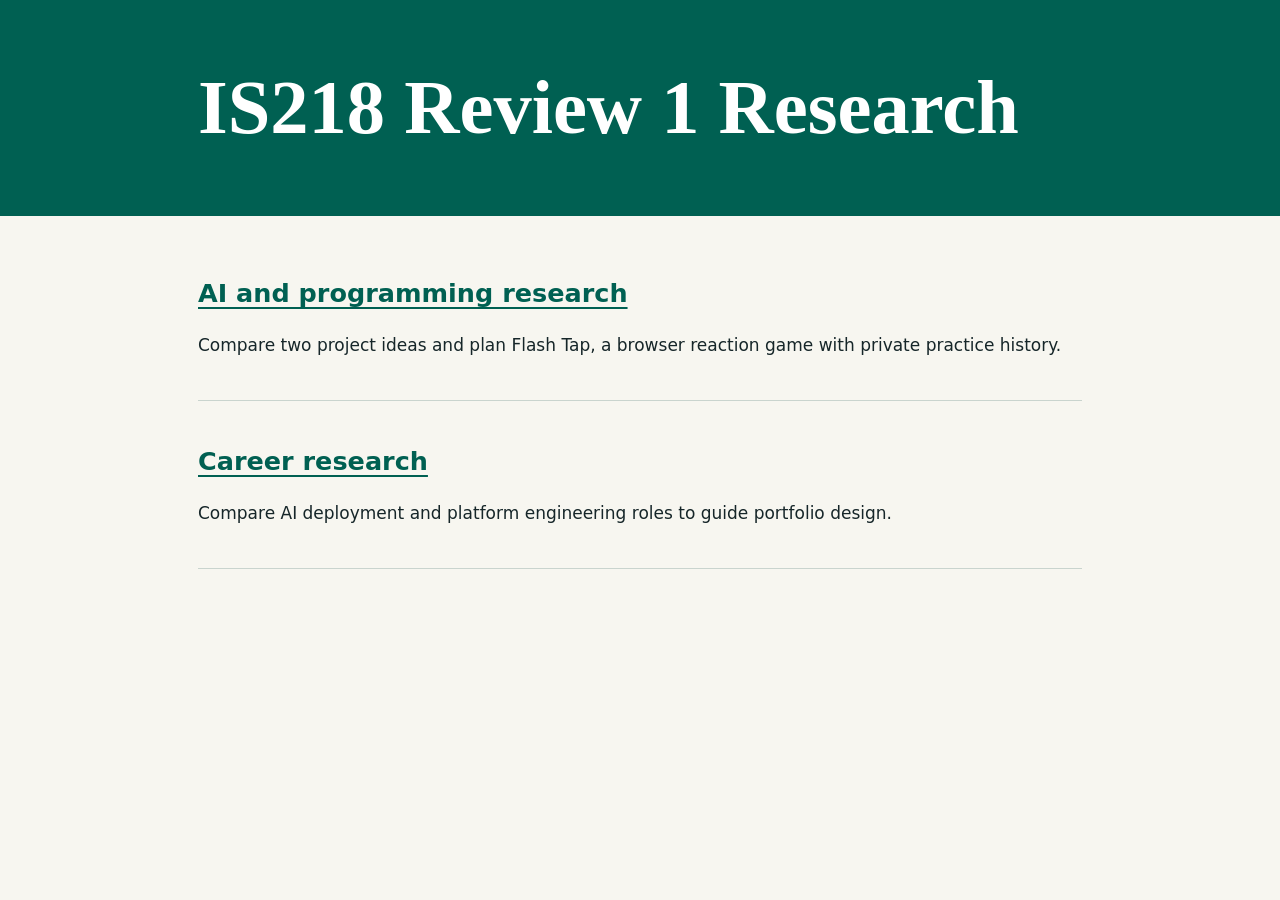
<file: index.html>
<!doctype html>
<html lang="en">
<head>
  <meta charset="utf-8">
  <meta name="viewport" content="width=device-width, initial-scale=1">
  <title>IS218 · Review 1 Research</title>
  <link rel="stylesheet" href="style.css">
</head>
<body>
<header><h1>IS218 Review 1 Research</h1></header>
<main>
  <section>
    <h2><a href="creative.html">AI and programming research</a></h2>
    <p>Compare two project ideas and plan Flash Tap, a browser reaction game with private practice history.</p>
  </section>
  <section>
    <h2><a href="career.html">Career research</a></h2>
    <p>Compare AI deployment and platform engineering roles to guide portfolio design.</p>
  </section>
</main>
</body>
</html>
</file>
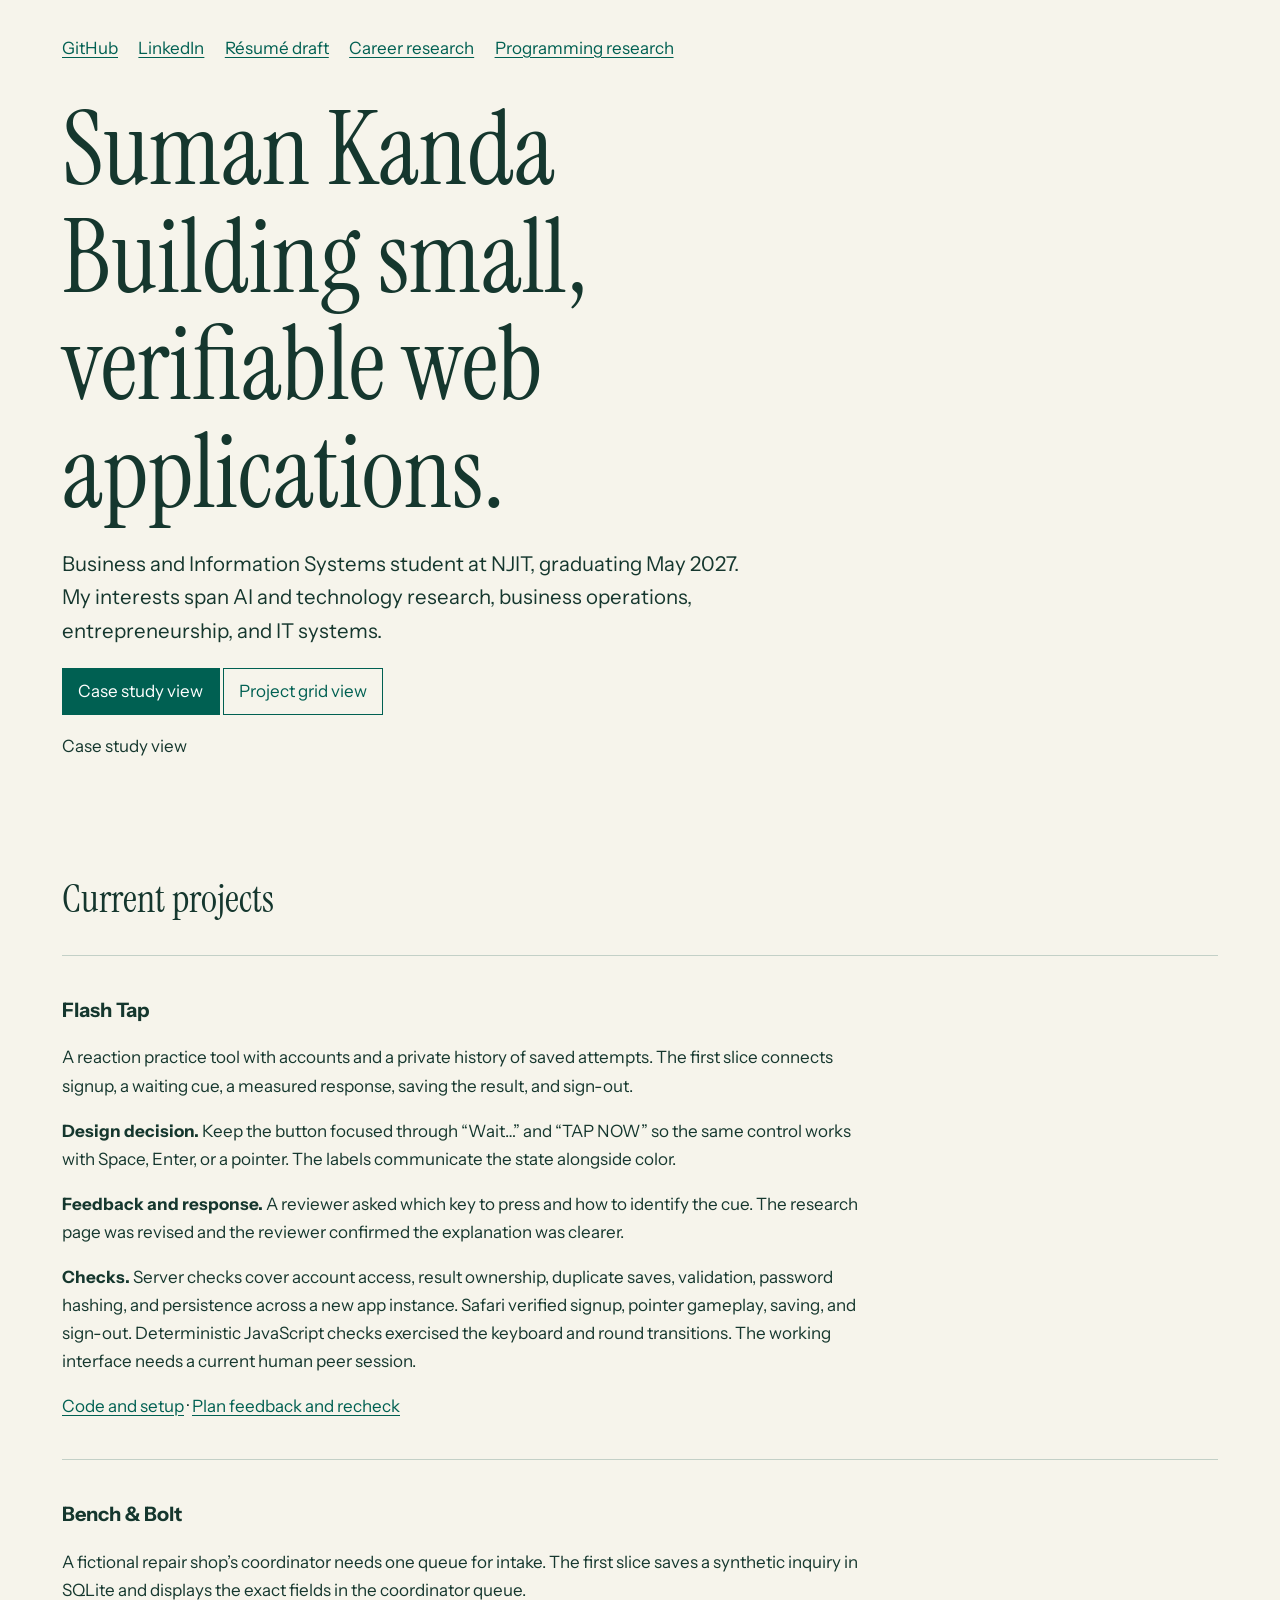
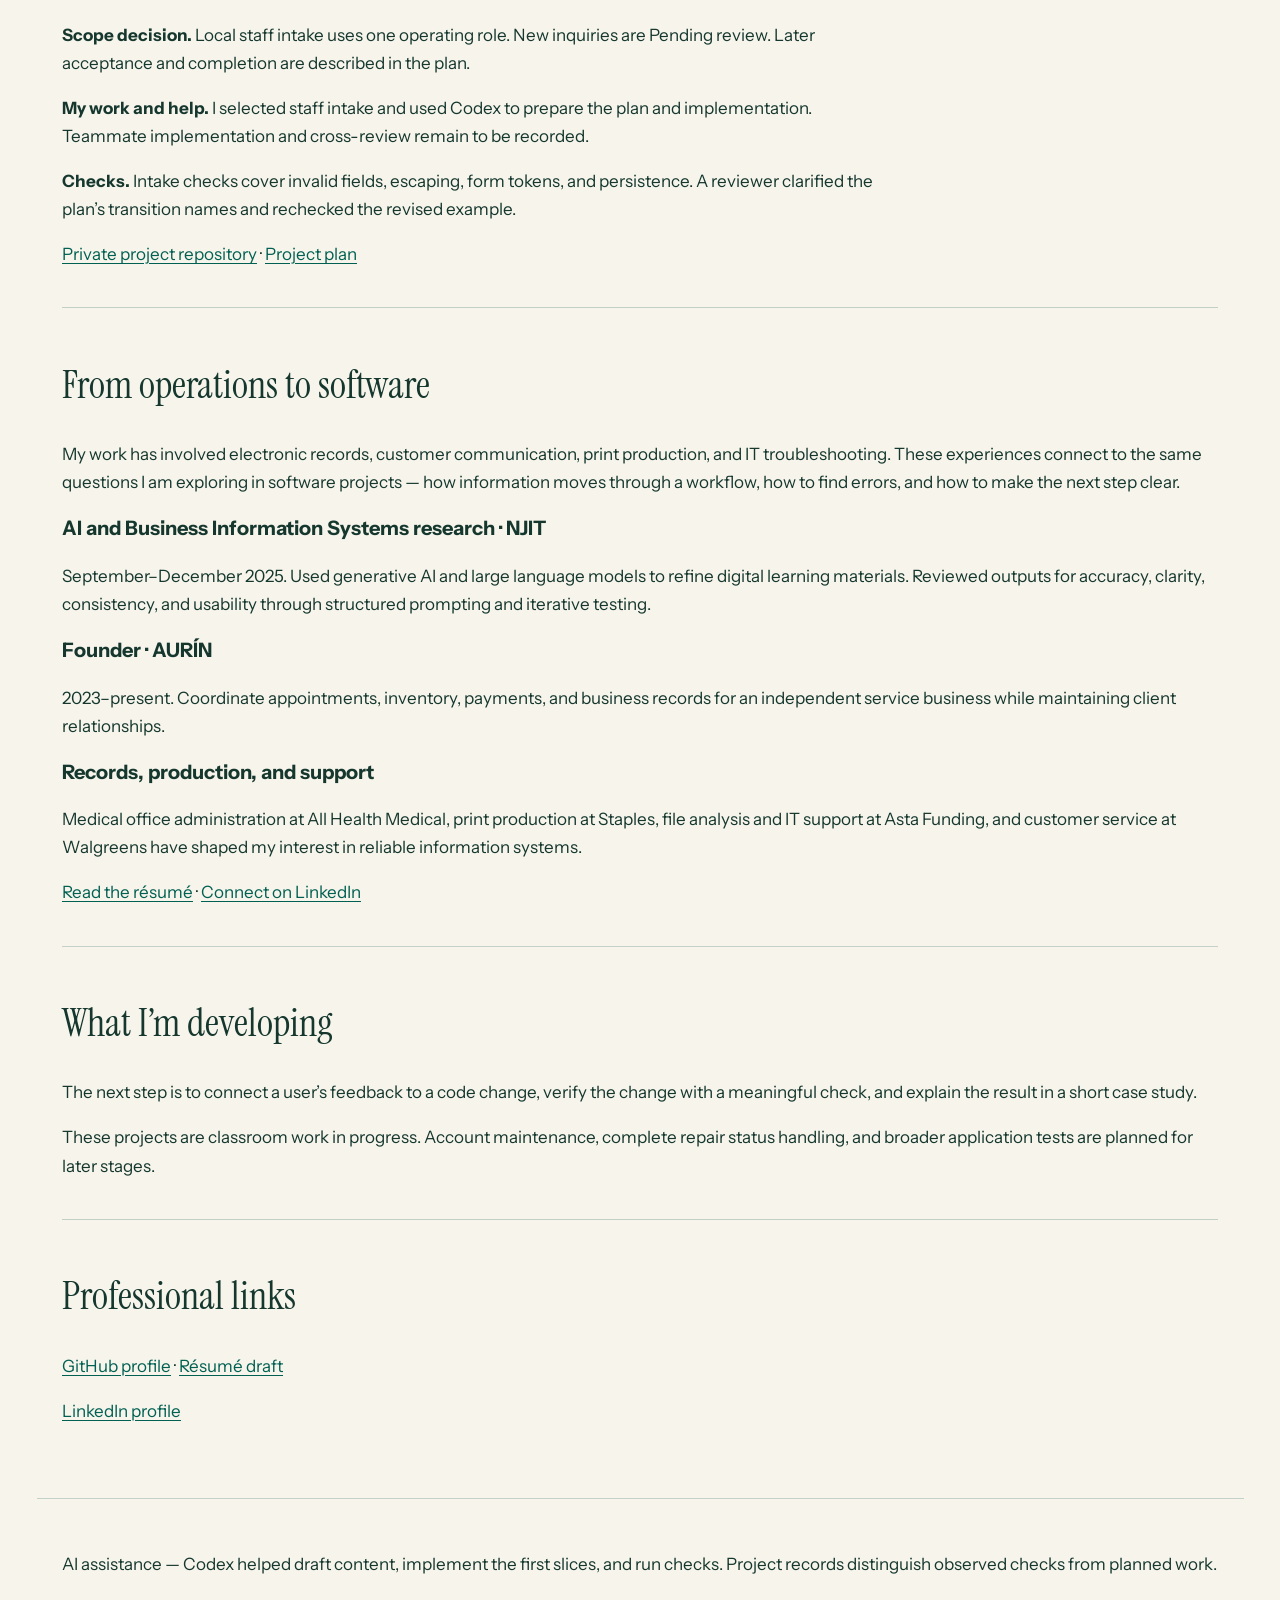
<file: portfolio/index.html>
<!doctype html>
<html lang="en">
<head>
<meta charset="utf-8"><meta name="viewport" content="width=device-width,initial-scale=1">
<title>Suman Kanda · Portfolio draft</title>
<style>
@import url('https://fonts.googleapis.com/css2?family=Instrument+Sans:wght@400;500;600&family=Instrument+Serif&display=swap');
:root{font:17px/1.65 "Instrument Sans",system-ui,sans-serif;color:#15372e;background:#f6f4eb}
body{margin:0}header,main,footer{max-width:68rem;margin:auto;padding:2rem 1.5rem}
nav{display:flex;gap:1.2rem;flex-wrap:wrap;align-items:center}a{color:#006052;text-underline-offset:.2em}button{font:inherit;padding:.5rem .9rem;border:1px solid #006052;background:transparent;color:#006052;cursor:pointer}
button[aria-pressed="true"]{background:#006052;color:white}
h1{font:clamp(3rem,8vw,6.5rem)/1.05 "Instrument Serif",Georgia,serif;max-width:50rem;margin:2rem 0 1rem}
h2{font:2.3rem/1.15 "Instrument Serif",Georgia,serif}h3{line-height:1.3}
.intro{max-width:40rem;font-size:1.2rem}article,section{border-top:1px solid #c3d0c7;padding:1.3rem 0}article p{max-width:48rem}
.grid #projects{display:grid;grid-template-columns:1fr 1fr;gap:2rem}.grid #projects h2{grid-column:1/-1}.grid article{background:#fff;padding:1.5rem}
ul{padding-left:1.3rem}footer{border-top:1px solid #c3d0c7}a:focus-visible,button:focus-visible{outline:3px solid #c56b24;outline-offset:4px}
@media(max-width:650px){.grid #projects{display:block}}
@media print{button{display:none}}
</style>
</head>
<body>
<header>
<nav aria-label="Portfolio links"><a href="https://github.com/ItxSue">GitHub</a><a href="https://www.linkedin.com/in/suman-kanda/">LinkedIn</a><a href="resume.html">Résumé draft</a><a href="../career.html">Career research</a><a href="../creative.html">Programming research</a></nav>
<h1>Suman Kanda<br>Building small, verifiable web applications.</h1>
<p class="intro">Business and Information Systems student at NJIT, graduating May 2027. My interests span AI and technology research, business operations, entrepreneurship, and IT systems.</p>
<div aria-label="Presentation options"><button aria-pressed="true" data-layout="story">Case study view</button> <button aria-pressed="false" data-layout="grid">Project grid view</button></div>
<p id="layout-status" role="status">Case study view</p>
</header>
<main>
<div id="projects">
<h2>Current projects</h2>
<article>
<h3>Flash Tap</h3>
<p>A reaction practice tool with accounts and a private history of saved attempts. The first slice connects signup, a waiting cue, a measured response, saving the result, and sign-out.</p>
<p><strong>Design decision.</strong> Keep the button focused through “Wait…” and “TAP NOW” so the same control works with Space, Enter, or a pointer. The labels communicate the state alongside color.</p>
<p><strong>Feedback and response.</strong> A reviewer asked which key to press and how to identify the cue. The research page was revised and the reviewer confirmed the explanation was clearer.</p>
<p><strong>Checks.</strong> Server checks cover account access, result ownership, duplicate saves, validation, password hashing, and persistence across a new app instance. Safari verified signup, pointer gameplay, saving, and sign-out. Deterministic JavaScript checks exercised the keyboard and round transitions. The working interface needs a current human peer session.</p>
<p><a href="https://github.com/ItxSue/is218-research/tree/A99/flash-tap">Code and setup</a> · <a href="https://github.com/ItxSue/is218-research/issues/1">Plan feedback and recheck</a></p>
</article>
<article>
<h3>Bench &amp; Bolt</h3>
<p>A fictional repair shop’s coordinator needs one queue for intake. The first slice saves a synthetic inquiry in SQLite and displays the exact fields in the coordinator queue.</p>
<p><strong>Scope decision.</strong> Local staff intake uses one operating role. New inquiries are Pending review. Later acceptance and completion are described in the plan.</p>
<p><strong>My work and help.</strong> I selected staff intake and used Codex to prepare the plan and implementation. Teammate implementation and cross-review remain to be recorded.</p>
<p><strong>Checks.</strong> Intake checks cover invalid fields, escaping, form tokens, and persistence. A reviewer clarified the plan’s transition names and rechecked the revised example.</p>
<p><a href="https://github.com/ItxSue/is218-group-customer-studio">Private project repository</a> · <a href="https://github.com/ItxSue/is218-group-customer-studio/blob/main/PLAN.md">Project plan</a></p>
</article>
</div>
<section>
<h2>From operations to software</h2>
<p>My work has involved electronic records, customer communication, print production, and IT troubleshooting. These experiences connect to the same questions I am exploring in software projects — how information moves through a workflow, how to find errors, and how to make the next step clear.</p>
<h3>AI and Business Information Systems research · NJIT</h3>
<p>September–December 2025. Used generative AI and large language models to refine digital learning materials. Reviewed outputs for accuracy, clarity, consistency, and usability through structured prompting and iterative testing.</p>
<h3>Founder · AURÍN</h3>
<p>2023–present. Coordinate appointments, inventory, payments, and business records for an independent service business while maintaining client relationships.</p>
<h3>Records, production, and support</h3>
<p>Medical office administration at All Health Medical, print production at Staples, file analysis and IT support at Asta Funding, and customer service at Walgreens have shaped my interest in reliable information systems.</p>
<p><a href="resume.html">Read the résumé</a> · <a href="https://www.linkedin.com/in/suman-kanda/">Connect on LinkedIn</a></p>
</section>
<section>
<h2>What I’m developing</h2>
<p>The next step is to connect a user’s feedback to a code change, verify the change with a meaningful check, and explain the result in a short case study.</p>
<p>These projects are classroom work in progress. Account maintenance, complete repair status handling, and broader application tests are planned for later stages.</p>
</section>
<section><h2>Professional links</h2><p><a href="https://github.com/ItxSue">GitHub profile</a> · <a href="resume.html">Résumé draft</a></p><p><a href="https://www.linkedin.com/in/suman-kanda/">LinkedIn profile</a></p></section>
</main>
<footer><p>AI assistance — Codex helped draft content, implement the first slices, and run checks. Project records distinguish observed checks from planned work.</p></footer>
<script>
document.querySelectorAll("[data-layout]").forEach(button => {
    button.addEventListener("click", () => {
        document.body.classList.toggle("grid", button.dataset.layout === "grid");
        document.querySelectorAll("[data-layout]").forEach(option => {
            option.setAttribute("aria-pressed", String(option === button));
        });
        document.getElementById("layout-status").textContent = button.textContent;
    });
});
</script>
</body>
</html>
</file>
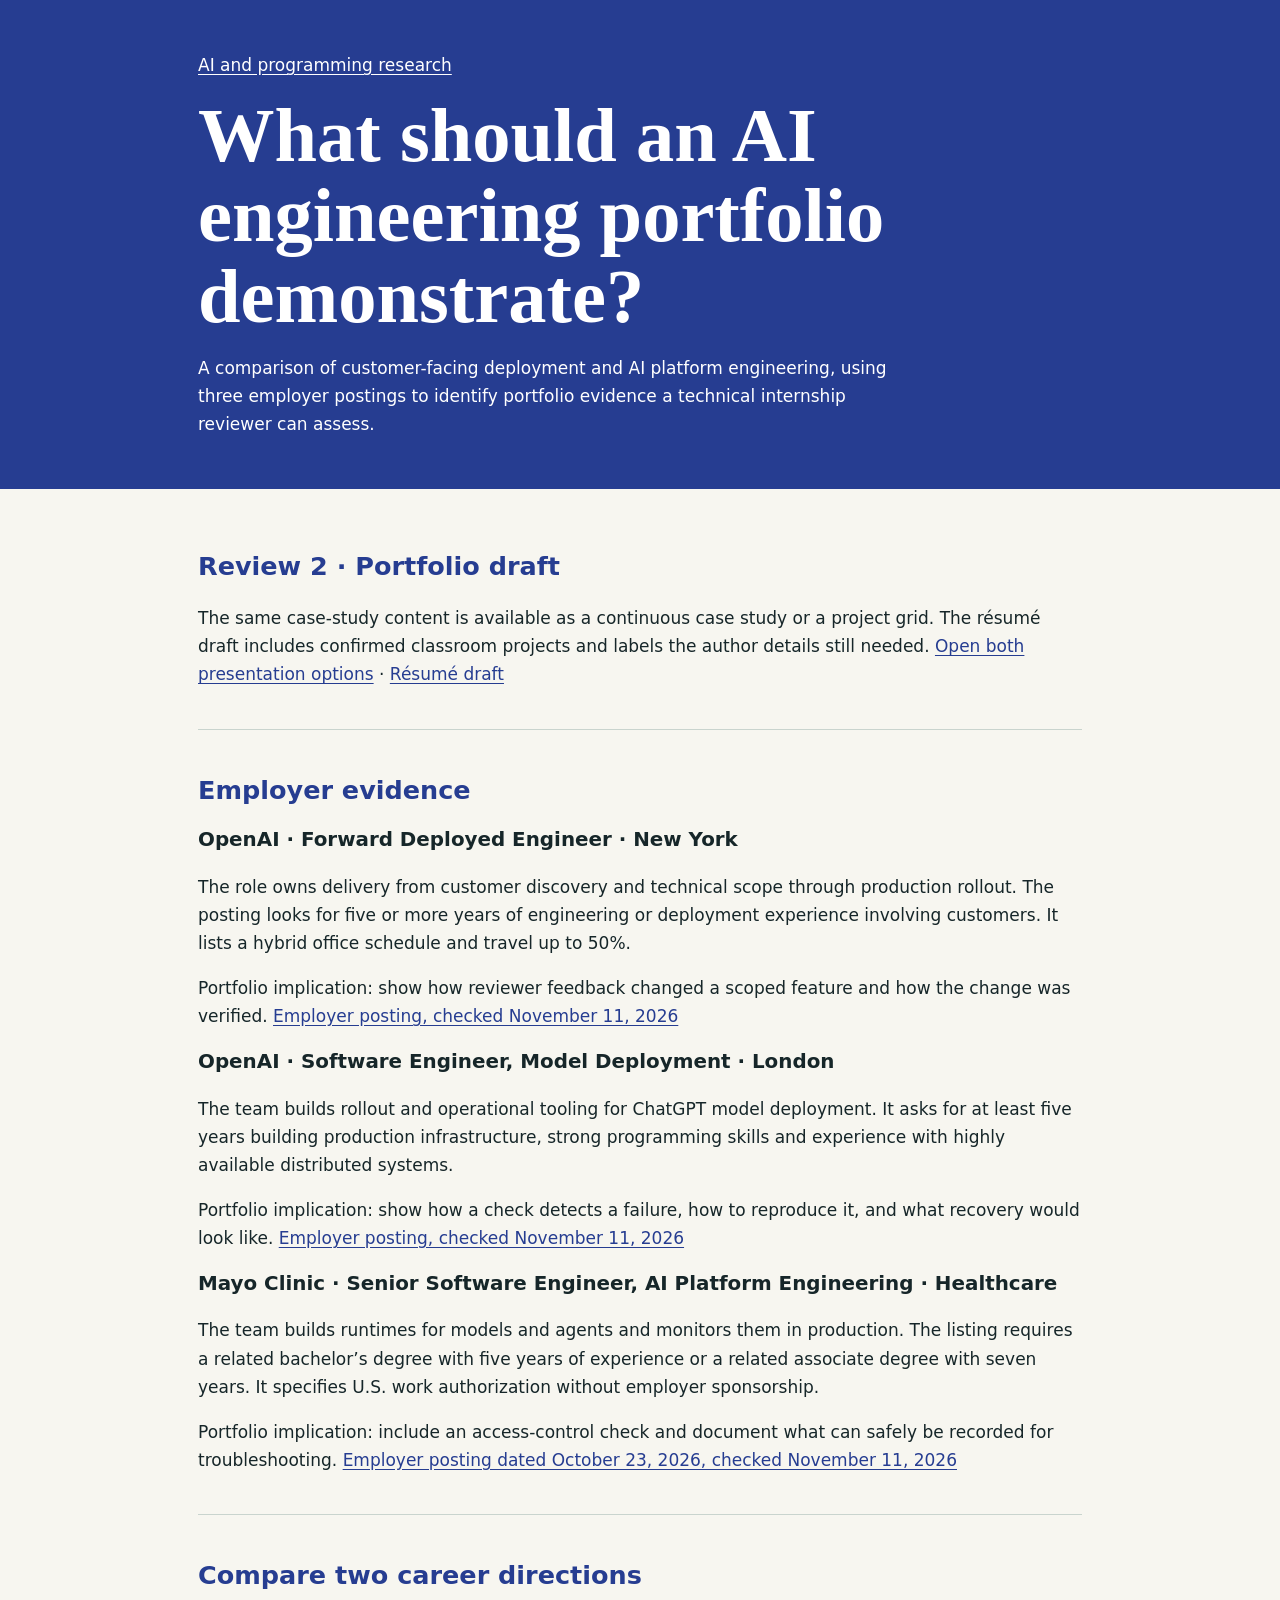
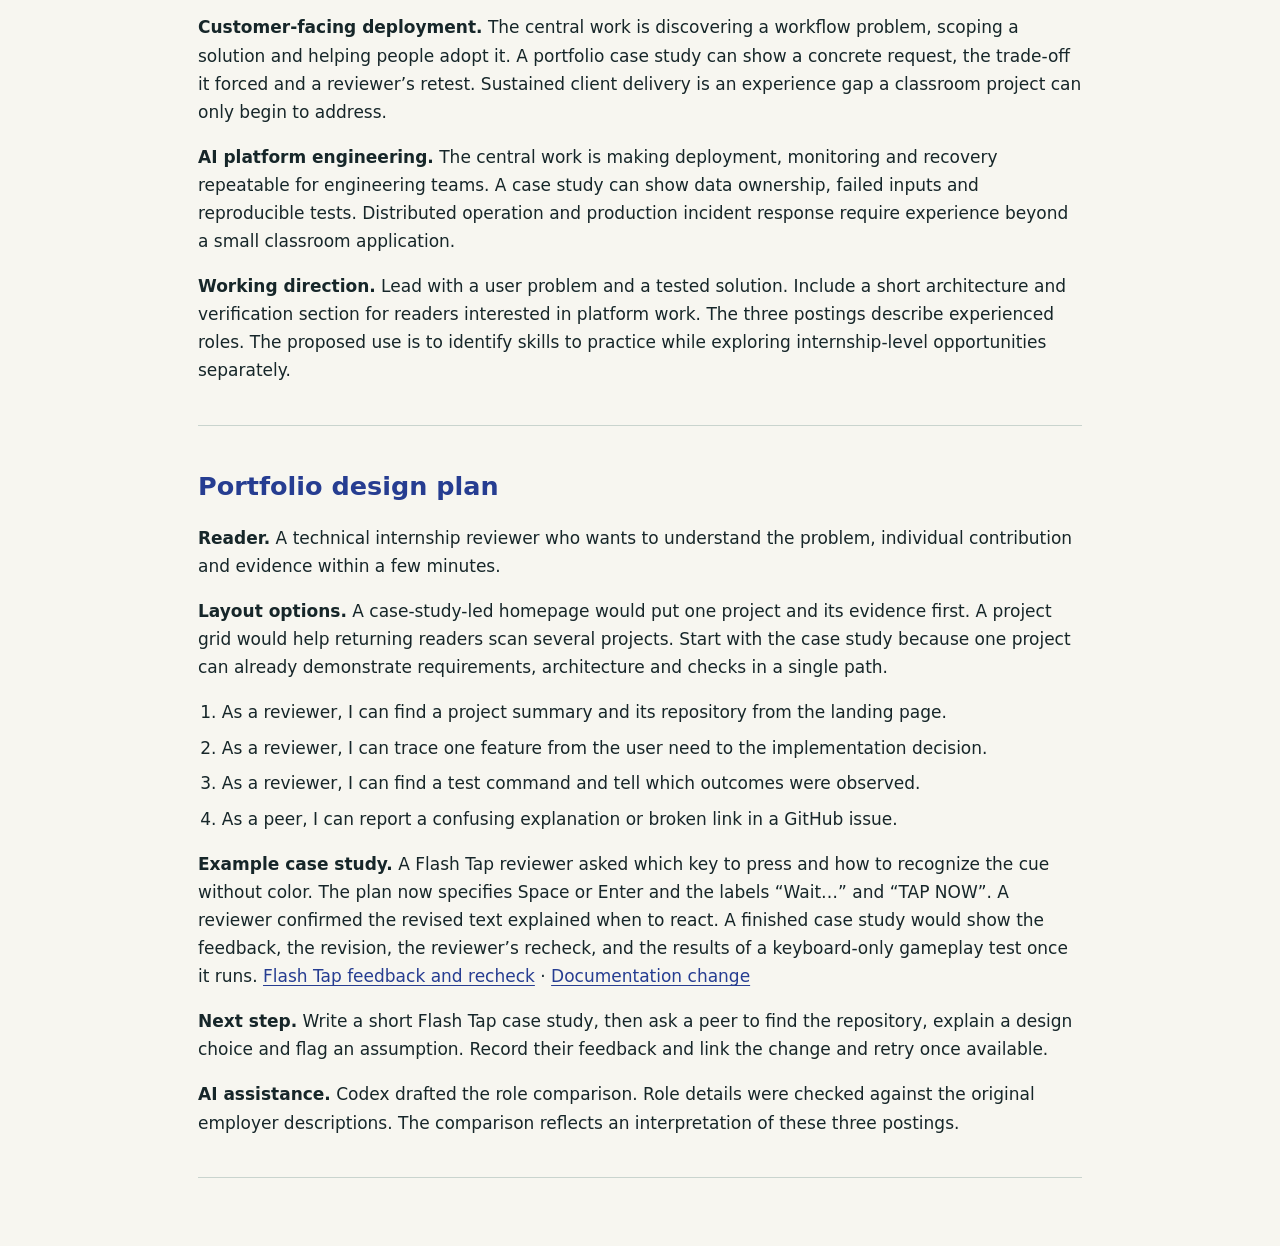
<file: career.html>
<!doctype html>
<html lang="en">
<head>
  <meta charset="utf-8">
  <meta name="viewport" content="width=device-width, initial-scale=1">
  <title>IS218 Career Research · AI Engineering</title>
  <link rel="stylesheet" href="style.css">
</head>
<body class="career">
<header>
  <nav aria-label="Companion research"><a href="creative.html">AI and programming research</a></nav>
  <h1>What should an AI engineering portfolio demonstrate?</h1>
  <p>A comparison of customer-facing deployment and AI platform engineering, using three employer postings to identify portfolio evidence a technical internship reviewer can assess.</p>
</header>
<main>
  <section><h2>Review 2 · Portfolio draft</h2><p>The same case-study content is available as a continuous case study or a project grid. The résumé draft includes confirmed classroom projects and labels the author details still needed. <a href="portfolio/">Open both presentation options</a> · <a href="portfolio/resume.html">Résumé draft</a></p></section>
  <section>
    <h2>Employer evidence</h2>
    <article>
      <h3>OpenAI · Forward Deployed Engineer · New York</h3>
      <p>The role owns delivery from customer discovery and technical scope through production rollout. The posting looks for five or more years of engineering or deployment experience involving customers. It lists a hybrid office schedule and travel up to 50%.</p>
      <p>Portfolio implication: show how reviewer feedback changed a scoped feature and how the change was verified. <a href="https://openai.com/careers/forward-deployed-engineer-%28fde%29-nyc-new-york-city/">Employer posting, checked November 11, 2026</a></p>
    </article>
    <article>
      <h3>OpenAI · Software Engineer, Model Deployment · London</h3>
      <p>The team builds rollout and operational tooling for ChatGPT model deployment. It asks for at least five years building production infrastructure, strong programming skills and experience with highly available distributed systems.</p>
      <p>Portfolio implication: show how a check detects a failure, how to reproduce it, and what recovery would look like. <a href="https://openai.com/careers/software-engineer-model-deployment-chatgpt-engineering-london-uk/">Employer posting, checked November 11, 2026</a></p>
    </article>
    <article>
      <h3>Mayo Clinic · Senior Software Engineer, AI Platform Engineering · Healthcare</h3>
      <p>The team builds runtimes for models and agents and monitors them in production. The listing requires a related bachelor’s degree with five years of experience or a related associate degree with seven years. It specifies U.S. work authorization without employer sponsorship.</p>
      <p>Portfolio implication: include an access-control check and document what can safely be recorded for troubleshooting. <a href="https://jobs.mayoclinic.org/job/rochester/senior-software-engineer-ai-platform-engineering/33647/102359411952">Employer posting dated October 23, 2026, checked November 11, 2026</a></p>
    </article>
  </section>
  <section>
    <h2>Compare two career directions</h2>
    <p><strong>Customer-facing deployment.</strong> The central work is discovering a workflow problem, scoping a solution and helping people adopt it. A portfolio case study can show a concrete request, the trade-off it forced and a reviewer’s retest. Sustained client delivery is an experience gap a classroom project can only begin to address.</p>
    <p><strong>AI platform engineering.</strong> The central work is making deployment, monitoring and recovery repeatable for engineering teams. A case study can show data ownership, failed inputs and reproducible tests. Distributed operation and production incident response require experience beyond a small classroom application.</p>
    <p><strong>Working direction.</strong> Lead with a user problem and a tested solution. Include a short architecture and verification section for readers interested in platform work. The three postings describe experienced roles. The proposed use is to identify skills to practice while exploring internship-level opportunities separately.</p>
  </section>
  <section>
    <h2>Portfolio design plan</h2>
    <p><strong>Reader.</strong> A technical internship reviewer who wants to understand the problem, individual contribution and evidence within a few minutes.</p>
    <p><strong>Layout options.</strong> A case-study-led homepage would put one project and its evidence first. A project grid would help returning readers scan several projects. Start with the case study because one project can already demonstrate requirements, architecture and checks in a single path.</p>
    <ol>
      <li>As a reviewer, I can find a project summary and its repository from the landing page.</li>
      <li>As a reviewer, I can trace one feature from the user need to the implementation decision.</li>
      <li>As a reviewer, I can find a test command and tell which outcomes were observed.</li>
      <li>As a peer, I can report a confusing explanation or broken link in a GitHub issue.</li>
    </ol>
    <p><strong>Example case study.</strong> A Flash Tap reviewer asked which key to press and how to recognize the cue without color. The plan now specifies Space or Enter and the labels “Wait…” and “TAP NOW”. A reviewer confirmed the revised text explained when to react. A finished case study would show the feedback, the revision, the reviewer’s recheck, and the results of a keyboard-only gameplay test once it runs. <a href="https://github.com/ItxSue/is218-research/issues/1">Flash Tap feedback and recheck</a> · <a href="https://github.com/ItxSue/is218-research/commit/465731c">Documentation change</a></p>
    <p><strong>Next step.</strong> Write a short Flash Tap case study, then ask a peer to find the repository, explain a design choice and flag an assumption. Record their feedback and link the change and retry once available.</p>
    <p><strong>AI assistance.</strong> Codex drafted the role comparison. Role details were checked against the original employer descriptions. The comparison reflects an interpretation of these three postings.</p>
  </section>
</main>
</body>
</html>
</file>
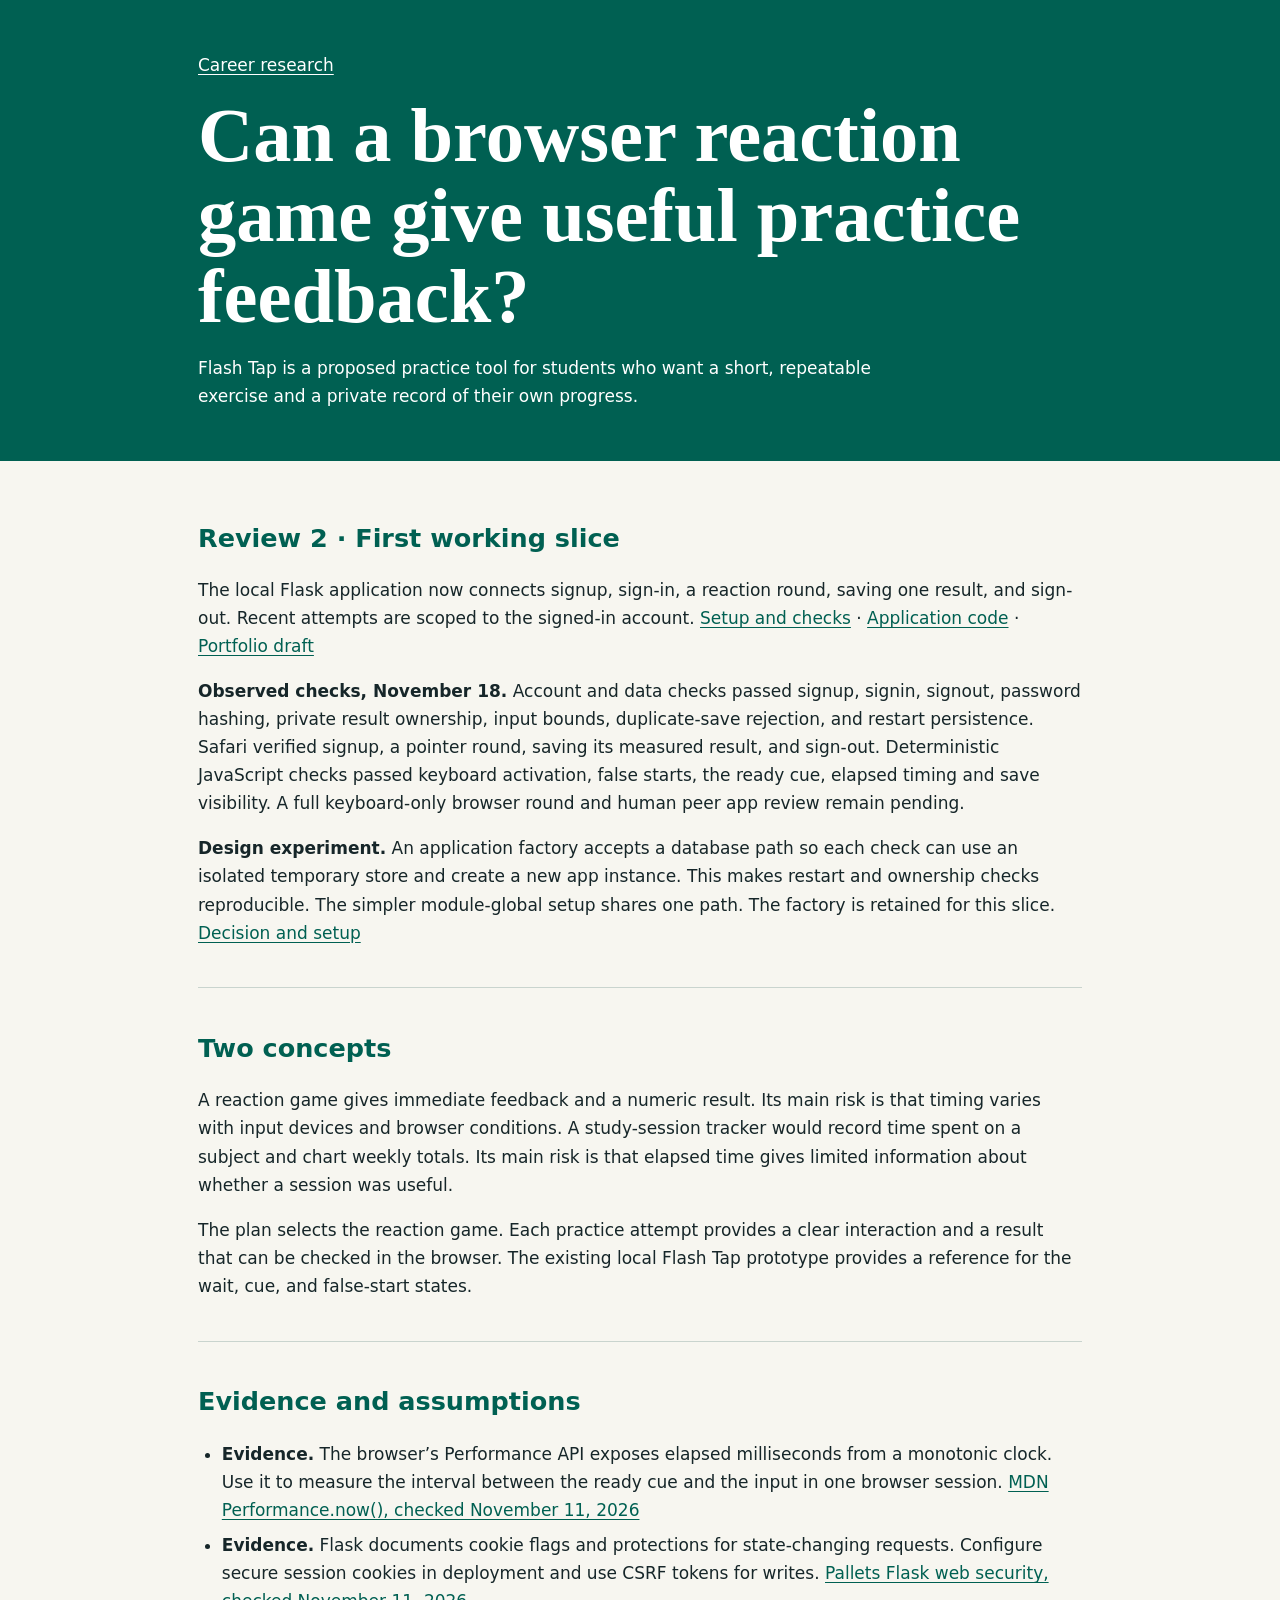
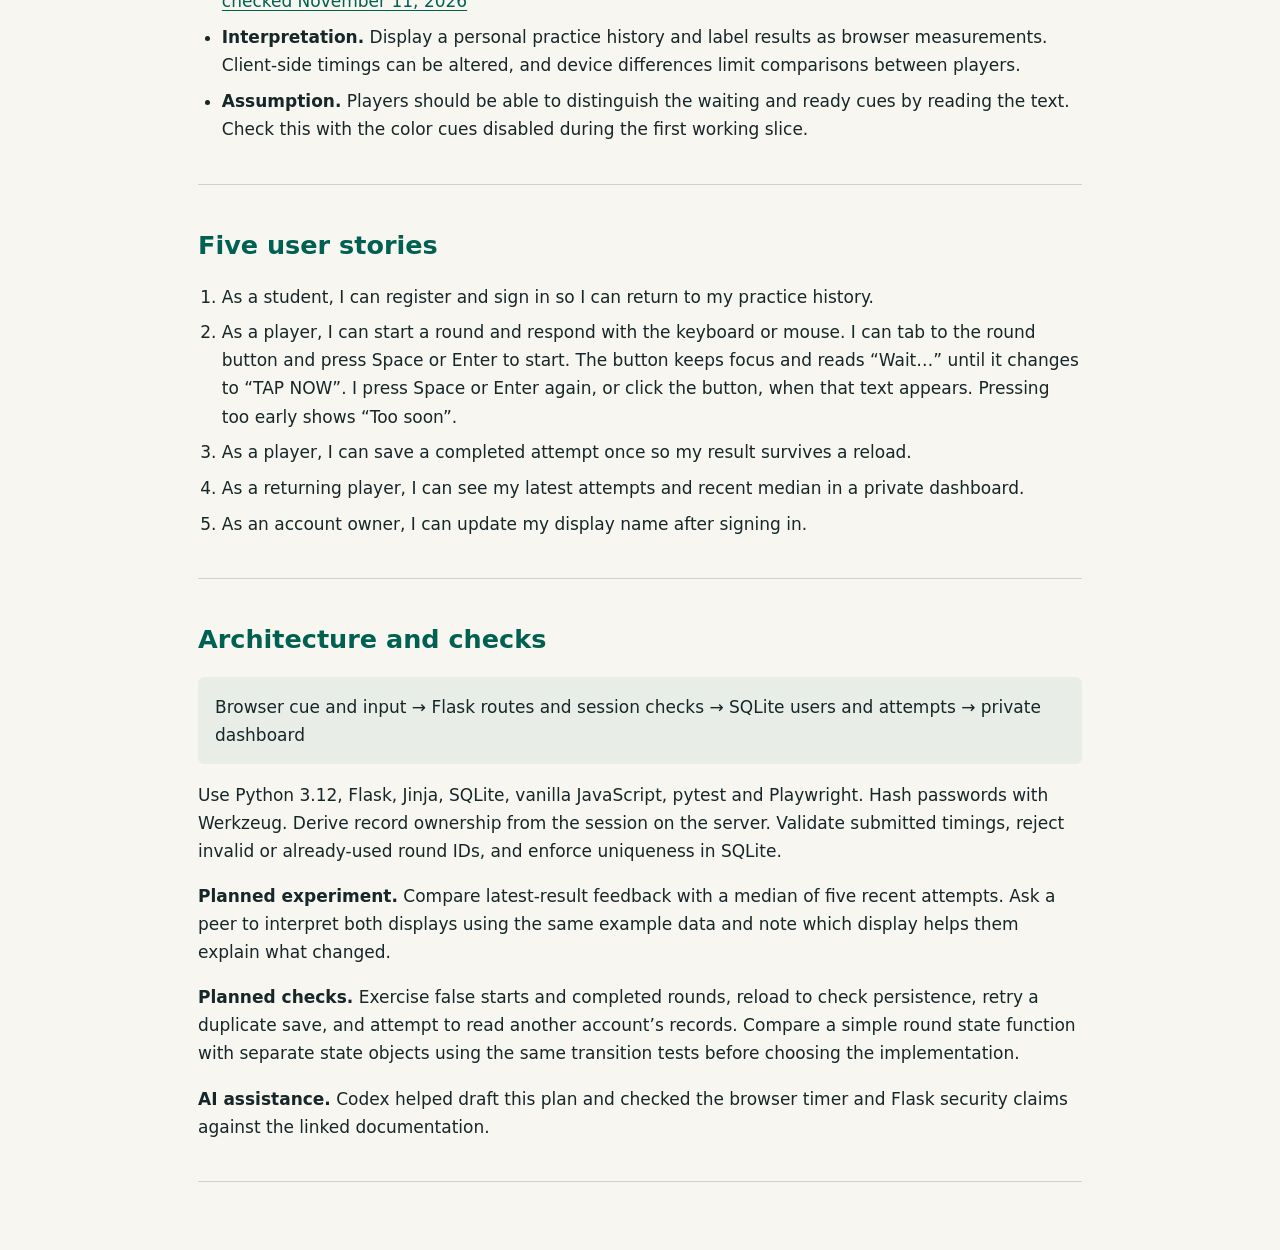
<file: creative.html>
<!doctype html>
<html lang="en">
<head>
  <meta charset="utf-8">
  <meta name="viewport" content="width=device-width, initial-scale=1">
  <title>Flash Tap · IS218 Programming Research</title>
  <link rel="stylesheet" href="style.css">
</head>
<body>
<header>
  <nav aria-label="Companion research"><a href="career.html">Career research</a></nav>
  <h1>Can a browser reaction game give useful practice feedback?</h1>
  <p>Flash Tap is a proposed practice tool for students who want a short, repeatable exercise and a private record of their own progress.</p>
</header>
<main>
  <section>
    <h2>Review 2 · First working slice</h2>
    <p>The local Flask application now connects signup, sign-in, a reaction round, saving one result, and sign-out. Recent attempts are scoped to the signed-in account. <a href="flash-tap/README.md">Setup and checks</a> · <a href="https://github.com/ItxSue/is218-research/tree/A99/flash-tap">Application code</a> · <a href="portfolio/">Portfolio draft</a></p>
    <p><strong>Observed checks, November 18.</strong> Account and data checks passed signup, signin, signout, password hashing, private result ownership, input bounds, duplicate-save rejection, and restart persistence. Safari verified signup, a pointer round, saving its measured result, and sign-out. Deterministic JavaScript checks passed keyboard activation, false starts, the ready cue, elapsed timing and save visibility. A full keyboard-only browser round and human peer app review remain pending.</p>
    <p><strong>Design experiment.</strong> An application factory accepts a database path so each check can use an isolated temporary store and create a new app instance. This makes restart and ownership checks reproducible. The simpler module-global setup shares one path. The factory is retained for this slice. <a href="flash-tap/README.md">Decision and setup</a></p>
  </section>
  <section>
    <h2>Two concepts</h2>
    <p>A reaction game gives immediate feedback and a numeric result. Its main risk is that timing varies with input devices and browser conditions. A study-session tracker would record time spent on a subject and chart weekly totals. Its main risk is that elapsed time gives limited information about whether a session was useful.</p>
    <p>The plan selects the reaction game. Each practice attempt provides a clear interaction and a result that can be checked in the browser. The existing local Flash Tap prototype provides a reference for the wait, cue, and false-start states.</p>
  </section>
  <section>
    <h2>Evidence and assumptions</h2>
    <ul>
      <li><strong>Evidence.</strong> The browser’s Performance API exposes elapsed milliseconds from a monotonic clock. Use it to measure the interval between the ready cue and the input in one browser session. <a href="https://developer.mozilla.org/en-US/docs/Web/API/Performance/now">MDN Performance.now(), checked November 11, 2026</a></li>
      <li><strong>Evidence.</strong> Flask documents cookie flags and protections for state-changing requests. Configure secure session cookies in deployment and use CSRF tokens for writes. <a href="https://flask.palletsprojects.com/en/stable/web-security/">Pallets Flask web security, checked November 11, 2026</a></li>
      <li><strong>Interpretation.</strong> Display a personal practice history and label results as browser measurements. Client-side timings can be altered, and device differences limit comparisons between players.</li>
      <li><strong>Assumption.</strong> Players should be able to distinguish the waiting and ready cues by reading the text. Check this with the color cues disabled during the first working slice.</li>
    </ul>
  </section>
  <section>
    <h2>Five user stories</h2>
    <ol>
      <li>As a student, I can register and sign in so I can return to my practice history.</li>
      <li>As a player, I can start a round and respond with the keyboard or mouse. I can tab to the round button and press Space or Enter to start. The button keeps focus and reads “Wait…” until it changes to “TAP NOW”. I press Space or Enter again, or click the button, when that text appears. Pressing too early shows “Too soon”.</li>
      <li>As a player, I can save a completed attempt once so my result survives a reload.</li>
      <li>As a returning player, I can see my latest attempts and recent median in a private dashboard.</li>
      <li>As an account owner, I can update my display name after signing in.</li>
    </ol>
  </section>
  <section>
    <h2>Architecture and checks</h2>
    <p class="flow">Browser cue and input → Flask routes and session checks → SQLite users and attempts → private dashboard</p>
    <p>Use Python 3.12, Flask, Jinja, SQLite, vanilla JavaScript, pytest and Playwright. Hash passwords with Werkzeug. Derive record ownership from the session on the server. Validate submitted timings, reject invalid or already-used round IDs, and enforce uniqueness in SQLite.</p>
    <p><strong>Planned experiment.</strong> Compare latest-result feedback with a median of five recent attempts. Ask a peer to interpret both displays using the same example data and note which display helps them explain what changed.</p>
    <p><strong>Planned checks.</strong> Exercise false starts and completed rounds, reload to check persistence, retry a duplicate save, and attempt to read another account’s records. Compare a simple round state function with separate state objects using the same transition tests before choosing the implementation.</p>
    <p><strong>AI assistance.</strong> Codex helped draft this plan and checked the browser timer and Flask security claims against the linked documentation.</p>
  </section>
</main>
</body>
</html>
</file>
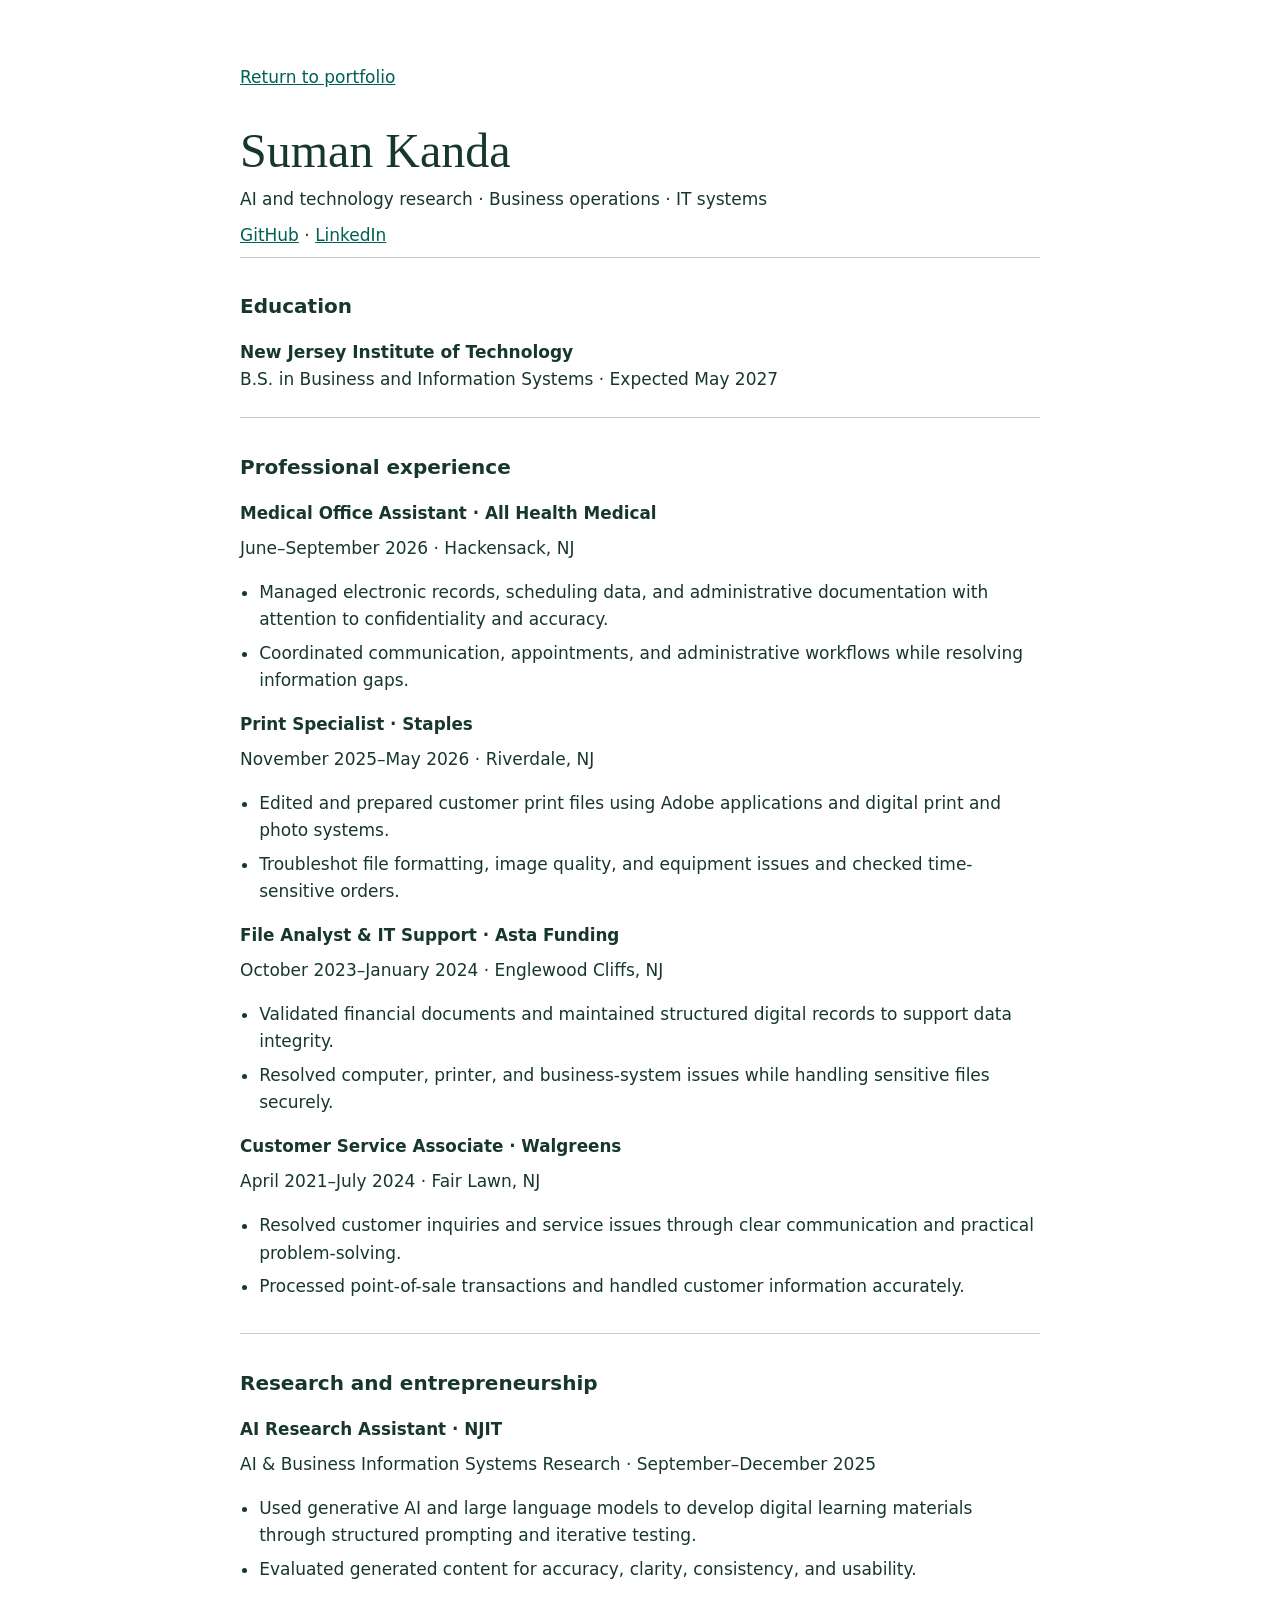
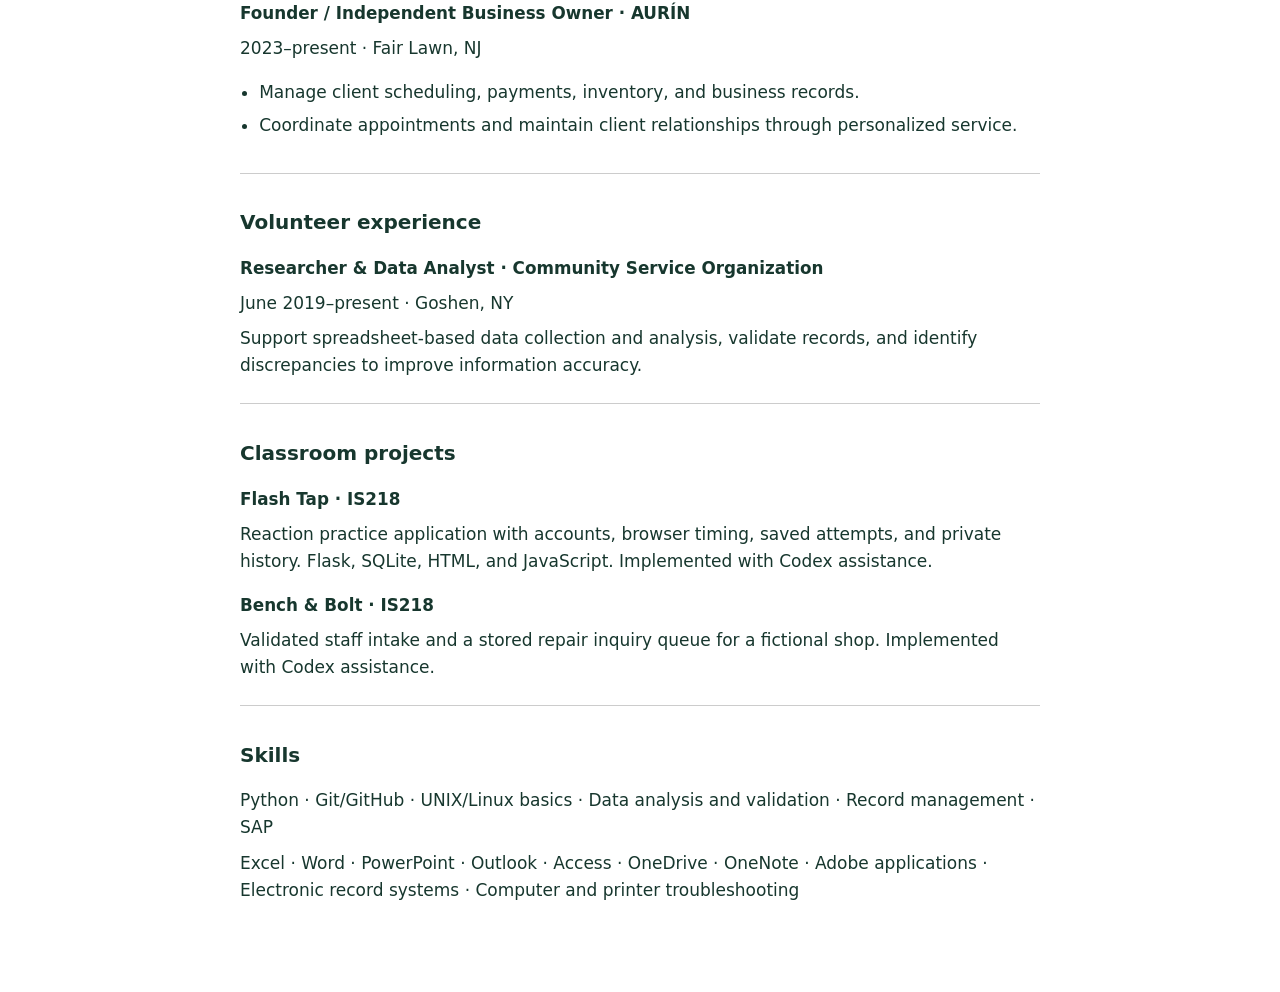
<file: portfolio/resume.html>
<!doctype html>
<html lang="en"><head><meta charset="utf-8"><meta name="viewport" content="width=device-width,initial-scale=1"><title>Suman Kanda · Résumé</title>
<style>
body{font:17px/1.6 "Instrument Sans",system-ui,sans-serif;color:#17372e;max-width:50rem;margin:3rem auto;padding:1rem}
h1{font:3rem Georgia,serif;margin-bottom:.25rem}h2{font-size:1.25rem}h3{font-size:1.05rem;margin-bottom:.25rem}
section{border-top:1px solid #ccc;padding:1rem 0}p{margin:.5rem 0}a{color:#006052}ul{padding-left:1.2rem}li{margin:.4rem 0}
@media print{nav{display:none}body{font-size:11pt;margin:0;max-width:none}section{break-inside:avoid}}
</style></head>
<body>
<nav><a href="index.html">Return to portfolio</a></nav>
<h1>Suman Kanda</h1>
<p>AI and technology research · Business operations · IT systems</p>
<p><a href="https://github.com/ItxSue">GitHub</a> · <a href="https://www.linkedin.com/in/suman-kanda/">LinkedIn</a></p>
<section><h2>Education</h2><p><strong>New Jersey Institute of Technology</strong><br>B.S. in Business and Information Systems · Expected May 2027</p></section>
<section><h2>Professional experience</h2>
<h3>Medical Office Assistant · All Health Medical</h3><p>June–September 2026 · Hackensack, NJ</p>
<ul><li>Managed electronic records, scheduling data, and administrative documentation with attention to confidentiality and accuracy.</li><li>Coordinated communication, appointments, and administrative workflows while resolving information gaps.</li></ul>
<h3>Print Specialist · Staples</h3><p>November 2025–May 2026 · Riverdale, NJ</p>
<ul><li>Edited and prepared customer print files using Adobe applications and digital print and photo systems.</li><li>Troubleshot file formatting, image quality, and equipment issues and checked time-sensitive orders.</li></ul>
<h3>File Analyst &amp; IT Support · Asta Funding</h3><p>October 2023–January 2024 · Englewood Cliffs, NJ</p>
<ul><li>Validated financial documents and maintained structured digital records to support data integrity.</li><li>Resolved computer, printer, and business-system issues while handling sensitive files securely.</li></ul>
<h3>Customer Service Associate · Walgreens</h3><p>April 2021–July 2024 · Fair Lawn, NJ</p>
<ul><li>Resolved customer inquiries and service issues through clear communication and practical problem-solving.</li><li>Processed point-of-sale transactions and handled customer information accurately.</li></ul>
</section>
<section><h2>Research and entrepreneurship</h2>
<h3>AI Research Assistant · NJIT</h3><p>AI &amp; Business Information Systems Research · September–December 2025</p>
<ul><li>Used generative AI and large language models to develop digital learning materials through structured prompting and iterative testing.</li><li>Evaluated generated content for accuracy, clarity, consistency, and usability.</li></ul>
<h3>Founder / Independent Business Owner · AURÍN</h3><p>2023–present · Fair Lawn, NJ</p>
<ul><li>Manage client scheduling, payments, inventory, and business records.</li><li>Coordinate appointments and maintain client relationships through personalized service.</li></ul>
</section>
<section><h2>Volunteer experience</h2><h3>Researcher &amp; Data Analyst · Community Service Organization</h3><p>June 2019–present · Goshen, NY</p><p>Support spreadsheet-based data collection and analysis, validate records, and identify discrepancies to improve information accuracy.</p></section>
<section><h2>Classroom projects</h2>
<h3>Flash Tap · IS218</h3><p>Reaction practice application with accounts, browser timing, saved attempts, and private history. Flask, SQLite, HTML, and JavaScript. Implemented with Codex assistance.</p>
<h3>Bench &amp; Bolt · IS218</h3><p>Validated staff intake and a stored repair inquiry queue for a fictional shop. Implemented with Codex assistance.</p>
</section>
<section><h2>Skills</h2>
<p>Python · Git/GitHub · UNIX/Linux basics · Data analysis and validation · Record management · SAP</p>
<p>Excel · Word · PowerPoint · Outlook · Access · OneDrive · OneNote · Adobe applications · Electronic record systems · Computer and printer troubleshooting</p>
</section>
</body></html>
</file>
<file: style.css>
:root {
  color-scheme: light;
  font: 17px/1.65 system-ui, sans-serif;
  color: #162629;
  background: #f7f6f0;
  --accent: #006052;
}
body { margin: 0; }
.career { --accent: #263d91; }
header { background: var(--accent); color: white; padding: 3rem max(1.25rem, calc((100% - 52rem) / 2)); }
header p { max-width: 42rem; margin-bottom: 0; }
header a { color: inherit; }
h1 { font: 600 clamp(2.3rem, 7vw, 4.5rem)/1.05 Georgia, serif; margin: 1rem 0; }
main { max-width: 52rem; margin: auto; padding: 1rem 1.25rem 4rem; }
section { padding: 1.4rem 0; border-bottom: 1px solid #c9d4ce; }
h2, h3 { line-height: 1.25; }
h2 { color: var(--accent); }
a { color: var(--accent); text-underline-offset: .2em; overflow-wrap: anywhere; }
a:focus-visible { outline: 3px solid currentColor; outline-offset: 4px; }
ol, ul { padding-left: 1.4rem; }
li + li { margin-top: .45rem; }
.flow { padding: .9rem 1rem; background: #e8eee7; border-radius: .35rem; }
</file>
